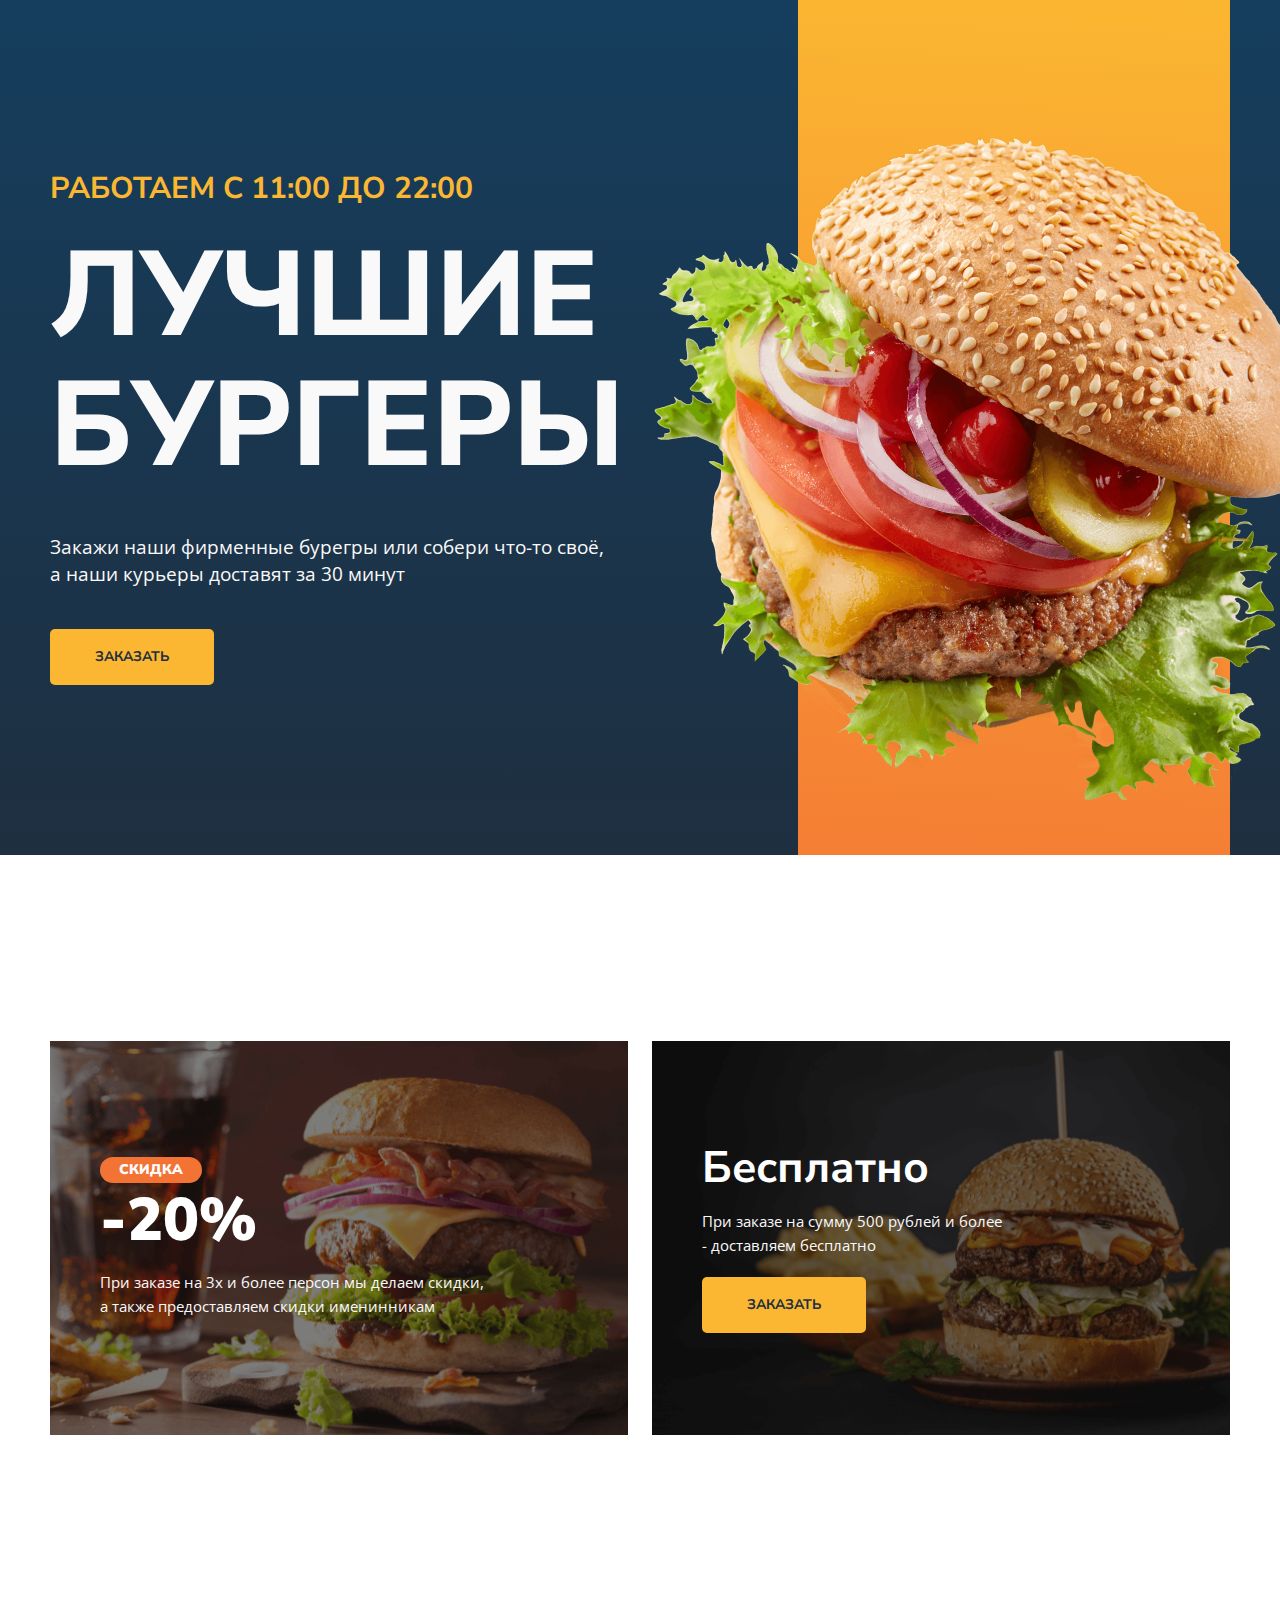
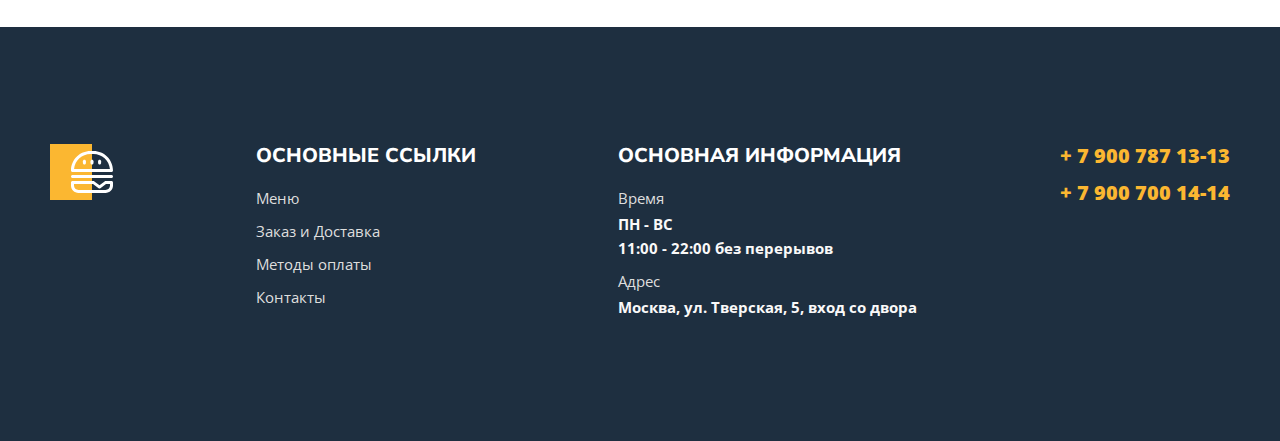
<file: index.html>
<!DOCTYPE html>
<html lang="ru">

<head>
  <meta charset="UTF-8">
  <meta http-equiv="X-UA-Compatible" content="IE=edge">
  <meta name="viewport" content="width=device-width, initial-scale=1.0">
  <link rel="icon" type="image/png" href="images/icon.png" sizes="32x32">
  <title>Burgers</title>

  <link rel="preconnect" href="https://fonts.googleapis.com">
  <link rel="preconnect" href="https://fonts.gstatic.com" crossorigin>
  <link
    href="https://fonts.googleapis.com/css2?family=Nunito+Sans:ital,wght@0,600;0,700;0,800;1,900&family=Open+Sans:wght@400;600;700&display=swap"
    rel="stylesheet">

  <link rel="stylesheet" href="styles/normalize.css">
  <link rel="stylesheet" href="styles/main.css">
</head>

<body>
  <!-- 
    https://illicchpv.github.io/Module01-Burger/index.html
  -->
  <div class="main">
    <div class="wrapper">
      <div class="content">
        <h1 class="content-title">
          <span>работаем с 11:00 до 22:00</span>
          лучшие бургеры
        </h1>
        <p class="content-text">Закажи наши фирменные бурегры или собери что-то своё, а&nbsp;наши курьеры доставят за&nbsp;30&nbsp;минут</p>
        <a class="content-link" href="menu.html">заказать</a>
      </div>
      <div class="visual">
        <div class="visual-bg"></div>
        <img src="images/burger.png" alt="Burger">
      </div>
    </div>
  </div>
  <div class="promo">
    <div class="wrapper">
      <div class="promo-left">
        <p class="sale">Скидка</p>
        <p class="cost">-20%</p>
        <p class="promo-description">При заказе на 3х и более персон мы делаем скидки, а также предоставляем скидки
          именинникам</p>
      </div>
      <div class="promo-right">
        <p class="free">Бесплатно</p>
        <p class="promo-description">При заказе на сумму 500 рублей и более - доставляем бесплатно</p>
        <a href="menu.html">заказать</a>
      </div>
    </div>
  </div>
  <!--  -->
  <footer class="footer" style="-display: none;">
    <div class="container">
      <div class="footer-box">

        <div class="footer-item">
          <img class="footer-logo" src="images/footer-logo.svg" alt="logo">
        </div>
        <div class="footer-item">
          <h2>основные ссылки</h2>
          <ul class="footer-list">
            <li><a href="menu.html">Меню</a></li>
            <li><a href="#">Заказ и Доставка</a></li>
            <li><a href="#">Методы оплаты</a></li>
            <li><a href="#">Контакты</a></li>
          </ul>
        </div>
        <div class="footer-item">
          <h2> основная информация</h2>
          <ul class="footer-list">
            <li>
              <span>Время</span>
              ПН - ВС<br>
              11:00 - 22:00 без перерывов
            </li>
            <li>
              <span>Адрес</span>
              Москва, ул. Тверская, 5, вход со двора
            </li>
          </ul>
        </div>
        <div class="footer-tel">
          <ul class="footer-list footer-list-tel">
            <li><a href="tel:+79007871313">+ 7 900 787 13-13</a></li>
            <li><a href="tel:+79007001414">+ 7 900 700 14-14</a></li>
          </ul>
        </div>
      </div>
    </div>
  </footer>
</body>

</html>
</file>
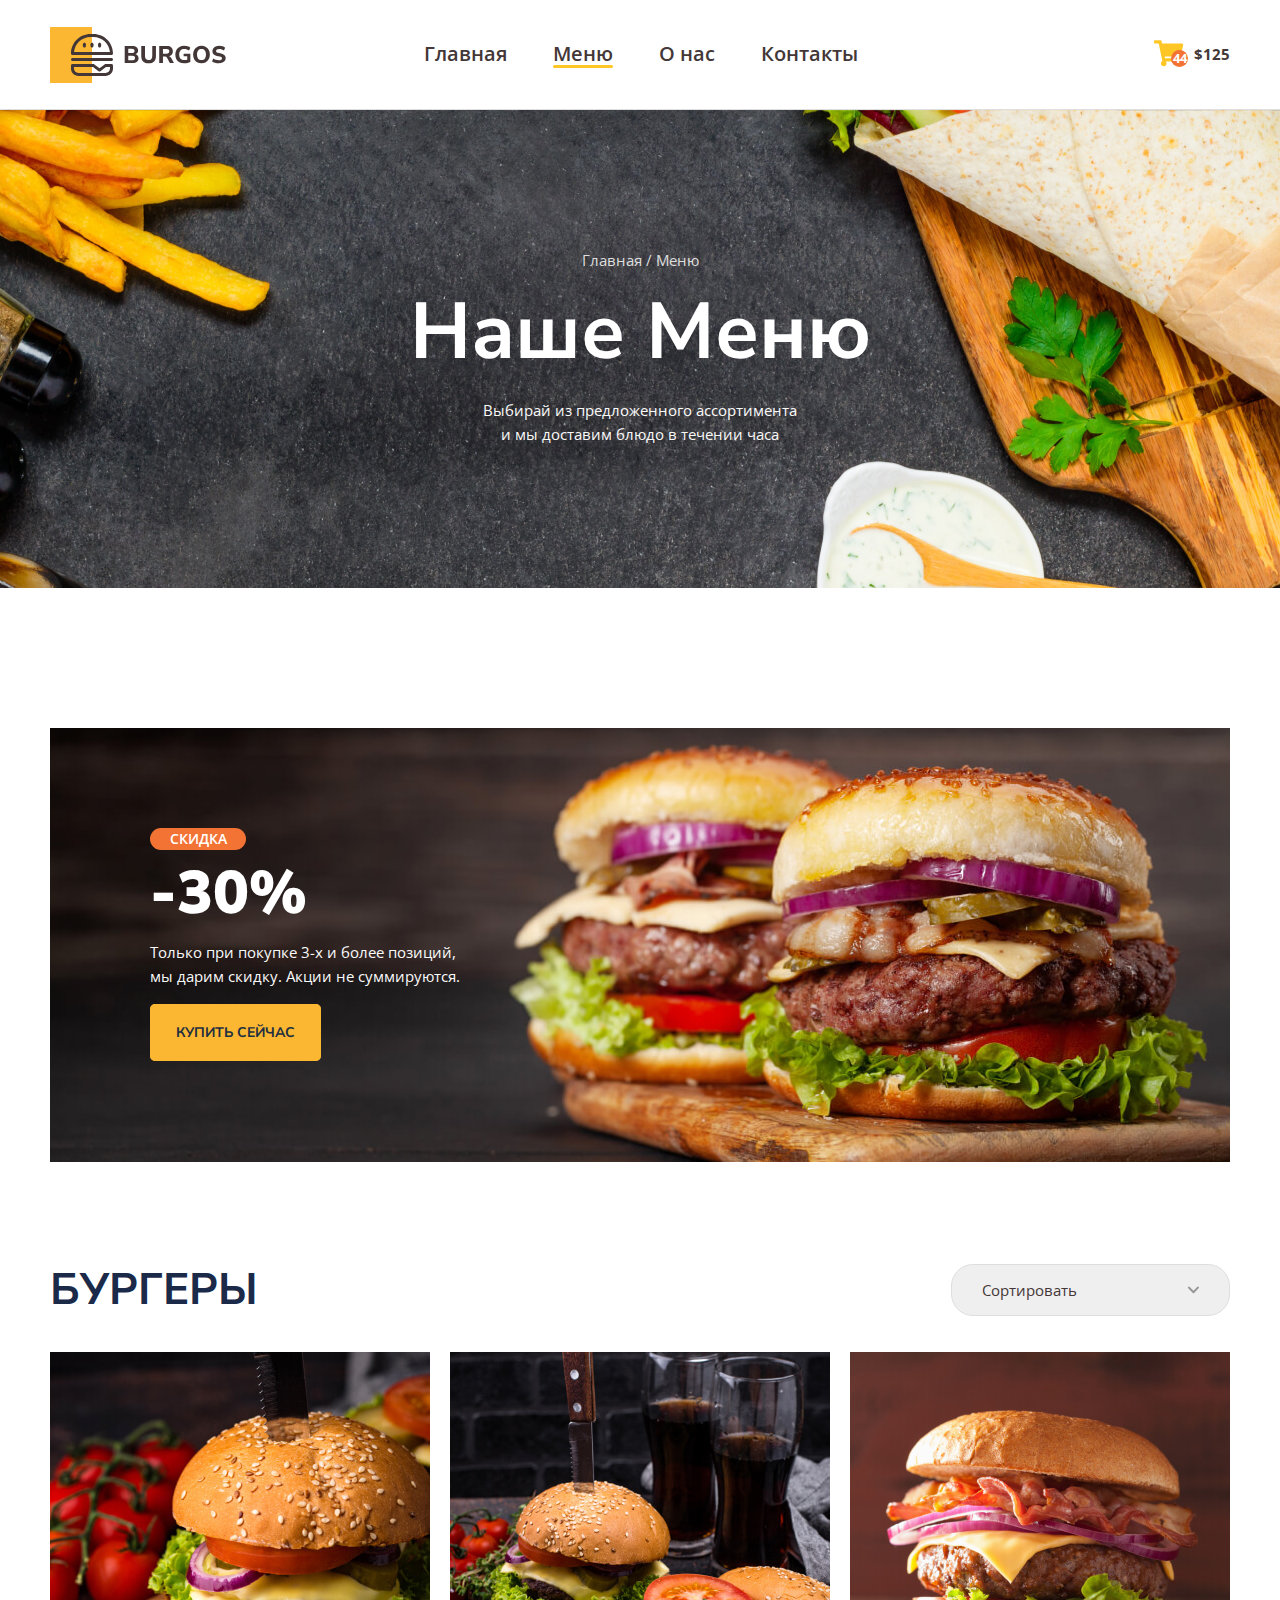
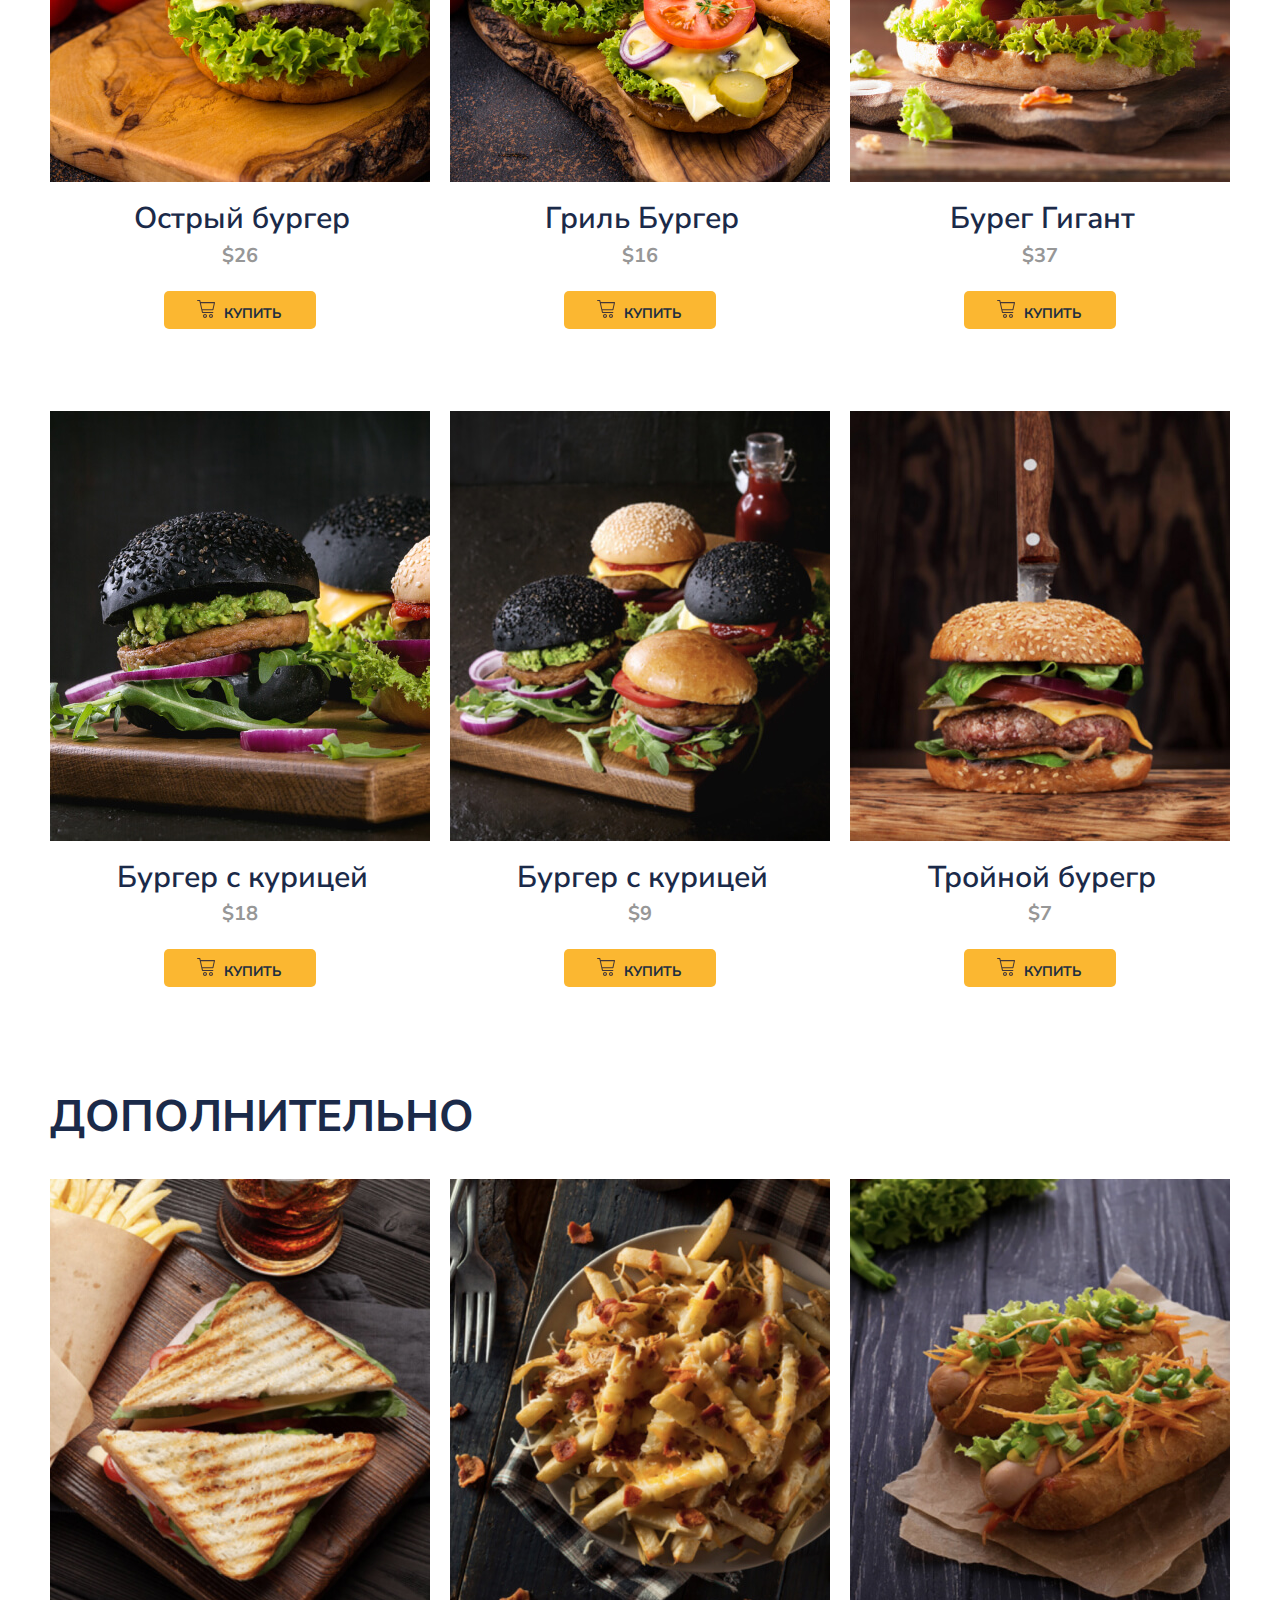
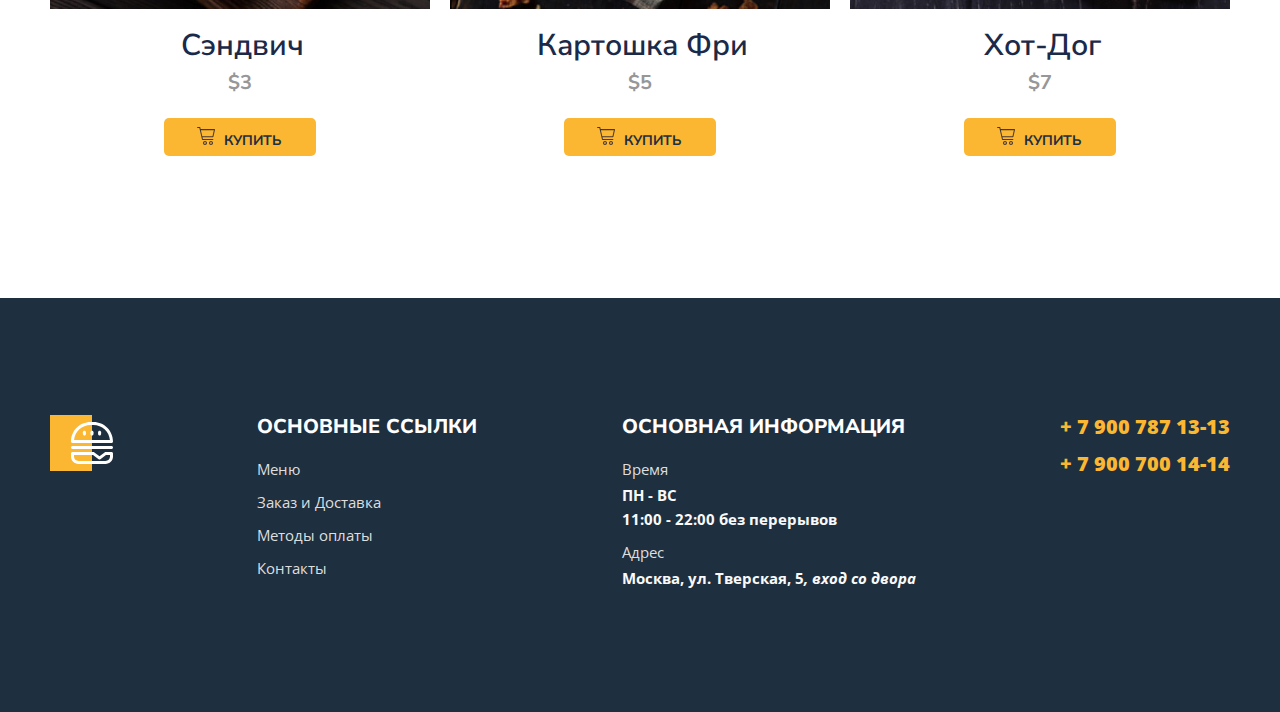
<file: menu.html>
<!DOCTYPE html>
<html lang="ru">

<head>
  <meta charset="UTF-8">
  <meta http-equiv="X-UA-Compatible" content="IE=edge">
  <meta name="viewport" content="width=device-width, initial-scale=1.0">
  
  <!-- favicon  -->
  <link rel="apple-touch-icon" sizes="192x192" href="images/favicon/android-chrome-192x192.png">
  <link rel="apple-touch-icon" sizes="512x512" href="images/favicon/android-chrome-512x512.png">
  <link rel="apple-touch-icon" sizes="180x180" href="images/favicon/apple-touch-icon.png">
  
  <link rel="icon" type="image/x-icon" href="images/favicon/favicon.ico">
  
  <link rel="icon" type="image/png" sizes="16x16" href="images/favicon/favicon-16x16.png">
  <link rel="icon" type="image/png" sizes="32x32" href="images/favicon/favicon-32x32.png">
  <link rel="icon" type="image/png" sizes="150x150" href="images/favicon/mstile-150x150.png">
   
  <link rel="mask-icon" color="#5bbad5" href="images/favicon/safari-pinned-tab.svg">
  
  <meta name="msapplication-TileColor" content="#da532c">
  <meta name="theme-color" content="#ffffff">
  <!-- /favicon  -->

  <title>burgers</title>

  <!-- google fonts
Nunito Sans SemiBold
Nunito Sans Bold
Nunito Sans ExtraBold
Nunito Sans Black

Open Sans Regular
Open Sans SemiBold
Open Sans Bold

Lato Bold
  -->
  <link rel="preconnect" href="https://fonts.googleapis.com">
  <link rel="preconnect" href="https://fonts.gstatic.com" crossorigin>
  <link
    href="https://fonts.googleapis.com/css2?family=Nunito+Sans:ital,wght@0,600;0,700;0,800;1,900&family=Open+Sans:wght@400;600;700&display=swap"
    rel="stylesheet">

  <link rel="stylesheet" href="styles/normalize.css">
  <link rel="stylesheet" href="styles/main.css">

  <!-- <script>
    // UN_REGISTER SERVICE WORKERs
    navigator.serviceWorker.getRegistrations().then(function (registrations) {
      for (let registration of registrations) {
        registration.unregister();
      }
    });
  </script> -->
  <!--  так и не удалось добиться smooth scroll. только изменением настроек хрома  chrome://flags/#smooth-scrolling
  <style>
    /* html { scroll-behavior: smooth; -webkit-scroll-behavior: smooth } */
    /* *, html {
  
      scroll-behavior: smooth !important;
    } */
    /* html, body { 
      scroll-behavior: smooth
    } */
    /* html:focus-within {
      scroll-behavior: smooth;
    }     */
  </style> -->
</head>

<body>
  <!-- 
    https://illicchpv.github.io/Module01-Burger/menu.html

    https://annblok.github.io/Module01-Burger/menu.html
  -->

  <header id="headerTop" style="-display: none;">
    <div class="container">
      <div class="header">
        <div class="header-burger">
          <button class="burger"  onclick="openModal()"></button>
        </div>
        <div class="header-item">
          <a class="header-logo" href="index.html"></a>
          <nav>
            <ul class="header-nav">
              <li><a href="index.html">Главная</a></li>
              <li><a class="active" href="#">Меню</a></li>
              <li><a href="#">О&nbsp;нас</a></li>
              <li><a href="#">Контакты</a></li>
            </ul>
          </nav>
        </div>
        <button class="button" type="button">
          <span class="button-item">
            <img src="images/cart.svg" alt="корзина">
            <span class="button-count">44</span>
            <!-- другой вариант расположения button-count
            <div class="circle">
              <div class="button-count">5</div>
            </div> -->
          </span>
          <span class="button-text">$125</span>
        </button>
      </div>
    </div>
  </header>
  <div class="bg" style="-display: none;">
    <div class="container">
      <ul class="breadcrumbs">
        <li><a href="index.html">Главная</a></li>
        <li><a href="#">Меню</a></li>
      </ul>
      <h1 class="title">Наше Меню</h1>
      <p class="description">
        Выбирай из предложенного ассортимента и мы доставим блюдо в течении часа
      </p>
    </div>
  </div>
  <main style="-display: none;">
    <div class="banner" style="-display: none;">
      <div class="container">
        <div class="banner-box">
          <h2 class="banner-title">
            <span>
              скидка
            </span>
            -30%
          </h2>
          <p class="banner-text">
            Только при покупке 3-х и&nbsp;более позиций, мы&nbsp;дарим скидку. Акции не&nbsp;суммируются.
          </p>
          <a class="banner-link" href="#menuBurger">купить сейчас</a>
        </div>
      </div>
    </div>
    <!--  -->
    <section class="menu" id="menuBurger" style="-display: none;">
      <div class="container">
        <div class="menu-header">
          <h2 class="menu-title">бургеры</h2>
          <select class="menu-select">
            <option value="">Сортировать</option>
            <option value="up">По возрастанию</option>
            <option value="down">По убыванию</option>
          </select>
        </div>
        <!--  -->
        <div class="menu-grid">
          <div class="menu-grid-item">
            <!-- 01 -->
            <div class="menu-grid-cover">
              <img src="images/menu/01.jpg" alt="Острый бургер">
            </div>
            <p class="menu-grid-title">Острый бургер</p>
            <p class="menu-grid-price">$26</p>
            <button class="menu-grid-btn">
              <span class="menu-grid-icon"></span>
              <span class="menu-grid-text">купить</span>
            </button>
          </div>
          <div class="menu-grid-item">
            <!-- 02 -->
            <div class="menu-grid-cover">
              <img src="images/menu/02.jpg" alt="Гриль Бургер">
            </div>
            <p class="menu-grid-title">Гриль Бургер</p>
            <p class="menu-grid-price">$16</p>
            <button class="menu-grid-btn">
              <span class="menu-grid-icon"></span>
              <span class="menu-grid-text">купить</span>
            </button>
          </div>
          <div class="menu-grid-item">
            <!-- 03 -->
            <div class="menu-grid-cover">
              <img src="images/menu/03.jpg" alt="Бурег Гигант">
            </div>
            <p class="menu-grid-title">Бурег Гигант</p>
            <p class="menu-grid-price">$37</p>
            <button class="menu-grid-btn">
              <span class="menu-grid-icon"></span>
              <span class="menu-grid-text">купить</span>
            </button>
          </div>
          <!-- ============ -->
          <div class="menu-grid-item">
            <!-- 04 -->
            <div class="menu-grid-cover">
              <img src="images/menu/04.jpg" alt="Бургер с курицей">
            </div>
            <p class="menu-grid-title">Бургер с курицей</p>
            <p class="menu-grid-price">$18</p>
            <button class="menu-grid-btn">
              <span class="menu-grid-icon"></span>
              <span class="menu-grid-text">купить</span>
            </button>
          </div>
          <div class="menu-grid-item">
            <!-- 05 -->
            <div class="menu-grid-cover">
              <img src="images/menu/05.jpg" alt="Бургер с курицей">
            </div>
            <p class="menu-grid-title">Бургер с курицей</p>
            <p class="menu-grid-price">$9</p>
            <button class="menu-grid-btn">
              <span class="menu-grid-icon"></span>
              <span class="menu-grid-text">купить</span>
            </button>
          </div>
          <div class="menu-grid-item">
            <!-- 06 -->
            <div class="menu-grid-cover">
              <img src="images/menu/06.jpg" alt="Тройной бурегр">
            </div>
            <p class="menu-grid-title">Тройной бурегр</p>
            <p class="menu-grid-price">$7</p>
            <button class="menu-grid-btn">
              <span class="menu-grid-icon"></span>
              <span class="menu-grid-text">купить</span>
            </button>
          </div>
        </div>
      </div>
    </section>
    <!-- extend -->
    <section class="menu-extend" style="-display: none;">
      <div class="container">
        <div class="menu-header">
          <h2 class="menu-title">дополнительно</h2>
        </div>
        <!--  -->
        <div class="menu-extend-container">
          <div class="menu-grid menu-grid-extend">
            <div class="menu-grid-item">
              <!-- 01 -->
              <div class="menu-grid-cover">
                <img src="images/menu/ex01.jpg" alt="Сэндвич">
              </div>
              <p class="menu-grid-title">Сэндвич</p>
              <p class="menu-grid-price">$3</p>
              <button class="menu-grid-btn">
                <span class="menu-grid-icon"></span>
                <span class="menu-grid-text">купить</span>
              </button>
            </div>
            <div class="menu-grid-item">
              <!-- 02 -->
              <div class="menu-grid-cover">
                <img src="images/menu/ex02.jpg" alt="Картошка Фри">
              </div>
              <p class="menu-grid-title">Картошка Фри</p>
              <p class="menu-grid-price">$5</p>
              <button class="menu-grid-btn">
                <span class="menu-grid-icon"></span>
                <span class="menu-grid-text">купить</span>
              </button>
            </div>
            <div class="menu-grid-item">
              <!-- 03 -->
              <div class="menu-grid-cover">
                <img src="images/menu/ex03.jpg" alt="Хот-Дог">
              </div>
              <p class="menu-grid-title">Хот-Дог</p>
              <p class="menu-grid-price">$7</p>
              <button class="menu-grid-btn">
                <span class="menu-grid-icon"></span>
                <span class="menu-grid-text">купить</span>
              </button>
            </div>
          </div>
        </div>
      </div>
    </section>
  </main>
  <!--  -->
  <footer class="footer" style="-display: none;">
    <div class="container">
      <div class="footer-box">

        <div class="footer-item footer-item-mobile">
          <img class="footer-logo" src="images/footer-logo.svg" alt="logo">
<!-- копия списка телефонов для СОВСЕМ мелких экранов -->          
          <ul class="footer-list footer-list-tel footer-list-tel0">
            <li><a href="tel:+79007871313">+ 7 900 787 13-13</a></li>
            <li><a href="tel:+79007001414">+ 7 900 700 14-14</a></li>
          </ul>

        </div>
        <div class="footer-item">
          <h2>основные ссылки</h2>
          <ul class="footer-list">
            <li><a href="menu.html">Меню</a></li>
            <li><a href="#">Заказ и Доставка</a></li>
            <li><a href="#">Методы оплаты</a></li>
            <li><a href="#">Контакты</a></li>
          </ul>
<!-- копия списка телефонов для мелких экранов -->
          <ul class="footer-list footer-list-tel footer-list-tel1">
            <li><a href="tel:+79007871313">+ 7 900 787 13-13</a></li>
            <li><a href="tel:+79007001414">+ 7 900 700 14-14</a></li>
          </ul>

        </div>
        <div class="footer-item">
          <h2> основная информация</h2>
          <ul class="footer-list">
            <li>
              <span>Время</span>
              ПН - ВС<br>
              11:00 - 22:00 без перерывов
            </li>
            <li>
              <span>Адрес</span>
              Москва, ул. Тверская, 5<i class="footer-list__ext">, вход со двора</i>
            </li>
          </ul>
        </div>
        <div class="footer-tel">
          <ul class="footer-list footer-list-tel">
            <li><a href="tel:+79007871313">+ 7 900 787 13-13</a></li>
            <li><a href="tel:+79007001414">+ 7 900 700 14-14</a></li>
          </ul>
        </div>
      </div>
    </div>
  </footer>

  <a class="button-up hidden" id="btnUp" href="#headerTop">Наверх</a>

  <div class="modal" id="modal">
    <ul class="header-nav">
      <li><a href="index.html">Главная</a></li>
      <li><a class="active" href="#">Меню</a></li>
      <li><a href="#">О&nbsp;нас</a></li>
      <li><a href="#">Контакты</a></li>
    </ul>
    <button class="burger-close" onclick="closeModal()"></button>
  </div>

  <script>
    // для хрома приходится менять сетинги --  chrome://flags/#smooth-scrolling
    // Smooth Scroll
    const links = document.querySelectorAll(".banner-link");

    for (const link of links) {
      link.addEventListener("click", clickHandler);
    }

    function clickHandler(e) {
      e.preventDefault();
      const href = this.getAttribute("href"); //  "#menuBurger"; //

      document.querySelector(href).scrollIntoView({
        behavior: "smooth"
      });
    }

    // Button Up
    window.onscroll = function () { scrollFunction() };

    const upbuttons = document.querySelectorAll(".button-up");

    for (const upbutton of upbuttons) {
      upbutton.addEventListener("click", clickUpHandler);
    }

    function clickUpHandler(e) {
      e.preventDefault();
      const href = this.getAttribute("href"); // #headerTop

      document.querySelector(href).scrollIntoView({
        behavior: "smooth"
      });
    }

    function scrollFunction() {
      if (document.body.scrollTop > 1000 || document.documentElement.scrollTop > 1000) {
        document.getElementById('btnUp').className = 'button-up visible';
      } else {
        document.getElementById('btnUp').className = 'button-up hidden';
      }
    }

    // burger modal menu
    function openModal() {
      document.getElementById("modal").style.top = "0px";
    }
    function closeModal() {
      document.getElementById("modal").style.top = "-400px";
    }
  </script>
</body>

</html>
</file>
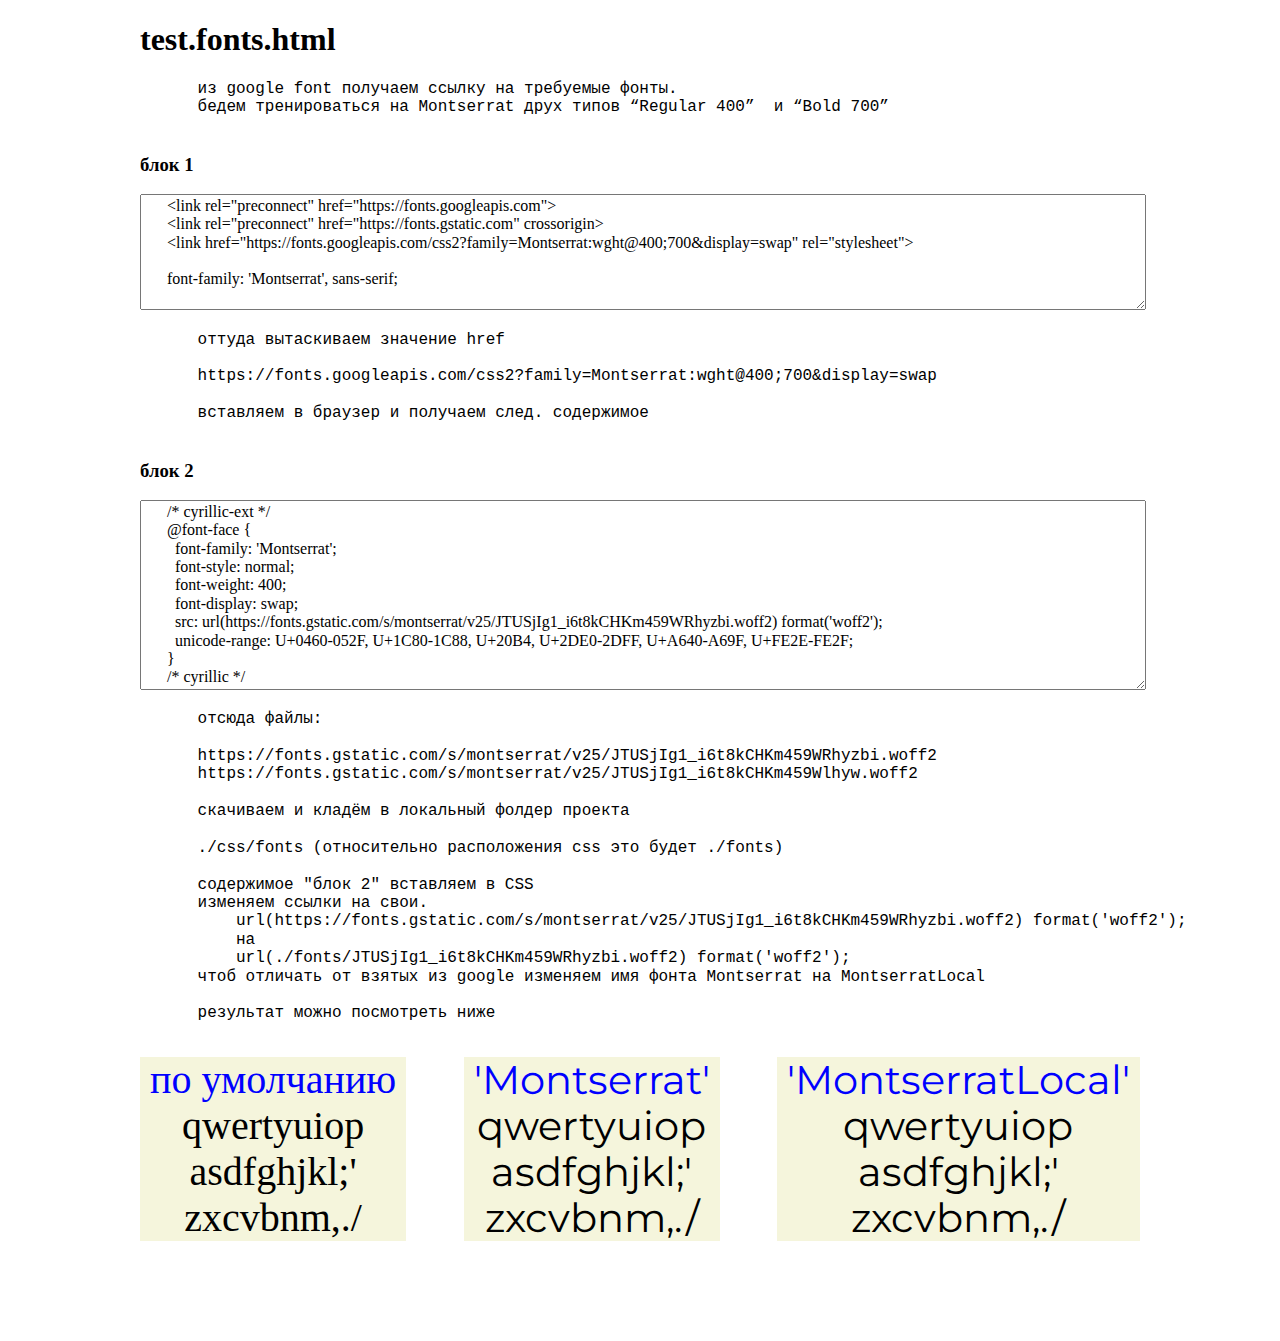
<file: test.fonts.html>
<!DOCTYPE html>
<html lang="en">

<head>
  <meta charset="UTF-8">
  <meta http-equiv="X-UA-Compatible" content="IE=edge">
  <meta name="viewport" content="width=device-width, initial-scale=1.0">
  <title>test.fonts</title>

  <link rel="preconnect" href="https://fonts.googleapis.com">
  <link rel="preconnect" href="https://fonts.gstatic.com" crossorigin>
  <link href="https://fonts.googleapis.com/css2?family=Montserrat:wght@400;700&display=swap" rel="stylesheet">  
  <!-- 
    font-family: 'Montserrat', sans-serif;    
   -->

  <link rel="stylesheet" href="styles/normalize.css">
  <link rel="stylesheet" href="styles/test.fonts.css">

</head>

<body>
  <!-- 
    https://illicchpv.github.io/Module01-Burger/test.fonts.html
  -->

  <div class="container">
    <h1>test.fonts.html</h1>

    <pre>
      из google font получаем ссылку на требуемые фонты.
      бедем тренироваться на Montserrat друх типов <q>Regular 400</q>  и <q>Bold 700</q> 
    </pre>
  
    <h3>блок 1</h3>
    <textarea name="" id="" rows="6">
      <link rel="preconnect" href="https://fonts.googleapis.com">
      <link rel="preconnect" href="https://fonts.gstatic.com" crossorigin>
      <link href="https://fonts.googleapis.com/css2?family=Montserrat:wght@400;700&display=swap" rel="stylesheet">

      font-family: 'Montserrat', sans-serif;
    </textarea>

    <pre>
      оттуда вытаскиваем значение href

      https://fonts.googleapis.com/css2?family=Montserrat:wght@400;700&display=swap

      вставляем в браузер и получаем след. содержимое
    </pre>
    <h3>блок 2</h3>
    <textarea name="" id="" rows="10">
      /* cyrillic-ext */
      @font-face {
        font-family: 'Montserrat';
        font-style: normal;
        font-weight: 400;
        font-display: swap;
        src: url(https://fonts.gstatic.com/s/montserrat/v25/JTUSjIg1_i6t8kCHKm459WRhyzbi.woff2) format('woff2');
        unicode-range: U+0460-052F, U+1C80-1C88, U+20B4, U+2DE0-2DFF, U+A640-A69F, U+FE2E-FE2F;
      }
      /* cyrillic */
      @font-face {
        font-family: 'Montserrat';
        font-style: normal;
        font-weight: 400;
        font-display: swap;
        src: url(https://fonts.gstatic.com/s/montserrat/v25/JTUSjIg1_i6t8kCHKm459W1hyzbi.woff2) format('woff2');
        unicode-range: U+0301, U+0400-045F, U+0490-0491, U+04B0-04B1, U+2116;
      }
      /* vietnamese */
      @font-face {
        font-family: 'Montserrat';
        font-style: normal;
        font-weight: 400;
        font-display: swap;
        src: url(https://fonts.gstatic.com/s/montserrat/v25/JTUSjIg1_i6t8kCHKm459WZhyzbi.woff2) format('woff2');
        unicode-range: U+0102-0103, U+0110-0111, U+0128-0129, U+0168-0169, U+01A0-01A1, U+01AF-01B0, U+1EA0-1EF9, U+20AB;
      }
      /* latin-ext */
      @font-face {
        font-family: 'Montserrat';
        font-style: normal;
        font-weight: 400;
        font-display: swap;
        src: url(https://fonts.gstatic.com/s/montserrat/v25/JTUSjIg1_i6t8kCHKm459Wdhyzbi.woff2) format('woff2');
        unicode-range: U+0100-024F, U+0259, U+1E00-1EFF, U+2020, U+20A0-20AB, U+20AD-20CF, U+2113, U+2C60-2C7F, U+A720-A7FF;
      }
      /* latin */
      @font-face {
        font-family: 'Montserrat';
        font-style: normal;
        font-weight: 400;
        font-display: swap;
        src: url(https://fonts.gstatic.com/s/montserrat/v25/JTUSjIg1_i6t8kCHKm459Wlhyw.woff2) format('woff2');
        unicode-range: U+0000-00FF, U+0131, U+0152-0153, U+02BB-02BC, U+02C6, U+02DA, U+02DC, U+2000-206F, U+2074, U+20AC, U+2122, U+2191, U+2193, U+2212, U+2215, U+FEFF, U+FFFD;
      }
      /* cyrillic-ext */
      @font-face {
        font-family: 'Montserrat';
        font-style: normal;
        font-weight: 700;
        font-display: swap;
        src: url(https://fonts.gstatic.com/s/montserrat/v25/JTUSjIg1_i6t8kCHKm459WRhyzbi.woff2) format('woff2');
        unicode-range: U+0460-052F, U+1C80-1C88, U+20B4, U+2DE0-2DFF, U+A640-A69F, U+FE2E-FE2F;
      }
      /* cyrillic */
      @font-face {
        font-family: 'Montserrat';
        font-style: normal;
        font-weight: 700;
        font-display: swap;
        src: url(https://fonts.gstatic.com/s/montserrat/v25/JTUSjIg1_i6t8kCHKm459W1hyzbi.woff2) format('woff2');
        unicode-range: U+0301, U+0400-045F, U+0490-0491, U+04B0-04B1, U+2116;
      }
      /* vietnamese */
      @font-face {
        font-family: 'Montserrat';
        font-style: normal;
        font-weight: 700;
        font-display: swap;
        src: url(https://fonts.gstatic.com/s/montserrat/v25/JTUSjIg1_i6t8kCHKm459WZhyzbi.woff2) format('woff2');
        unicode-range: U+0102-0103, U+0110-0111, U+0128-0129, U+0168-0169, U+01A0-01A1, U+01AF-01B0, U+1EA0-1EF9, U+20AB;
      }
      /* latin-ext */
      @font-face {
        font-family: 'Montserrat';
        font-style: normal;
        font-weight: 700;
        font-display: swap;
        src: url(https://fonts.gstatic.com/s/montserrat/v25/JTUSjIg1_i6t8kCHKm459Wdhyzbi.woff2) format('woff2');
        unicode-range: U+0100-024F, U+0259, U+1E00-1EFF, U+2020, U+20A0-20AB, U+20AD-20CF, U+2113, U+2C60-2C7F, U+A720-A7FF;
      }
      /* latin */
      @font-face {
        font-family: 'Montserrat';
        font-style: normal;
        font-weight: 700;
        font-display: swap;
        src: url(https://fonts.gstatic.com/s/montserrat/v25/JTUSjIg1_i6t8kCHKm459Wlhyw.woff2) format('woff2');
        unicode-range: U+0000-00FF, U+0131, U+0152-0153, U+02BB-02BC, U+02C6, U+02DA, U+02DC, U+2000-206F, U+2074, U+20AC, U+2122, U+2191, U+2193, U+2212, U+2215, U+FEFF, U+FFFD;
      }
      
    </textarea>
    <pre>
      отсюда файлы:

      https://fonts.gstatic.com/s/montserrat/v25/JTUSjIg1_i6t8kCHKm459WRhyzbi.woff2
      https://fonts.gstatic.com/s/montserrat/v25/JTUSjIg1_i6t8kCHKm459Wlhyw.woff2
    
      скачиваем и кладём в локальный фолдер проекта
      
      ./css/fonts (относительно расположения css это будет ./fonts)
      
      содержимое "блок 2" вставляем в CSS
      изменяем ссылки на свои. 
          url(https://fonts.gstatic.com/s/montserrat/v25/JTUSjIg1_i6t8kCHKm459WRhyzbi.woff2) format('woff2');
          на
          url(./fonts/JTUSjIg1_i6t8kCHKm459WRhyzbi.woff2) format('woff2');
      чтоб отличать от взятых из google изменяем имя фонта Montserrat на MontserratLocal

      результат можно посмотреть ниже
    </pre>

    <div class="font-sample">
      <div class="sample-item font-default">
        <span>по&nbsp;умолчанию</span><br>
        qwertyuiop <br>
        asdfghjkl;' <br>
        zxcvbnm,./</div>
      <div class="sample-item font-google">
        <span>'Montserrat'</span><br>
        qwertyuiop <br>
        asdfghjkl;' <br>
        zxcvbnm,./</div>
      <div class="sample-item font-local">
        <span>'MontserratLocal'</span><br>
        qwertyuiop <br>
        asdfghjkl;' <br>
        zxcvbnm,./</div>
    </div>

  </div>
    
</body>

</html>
</file>
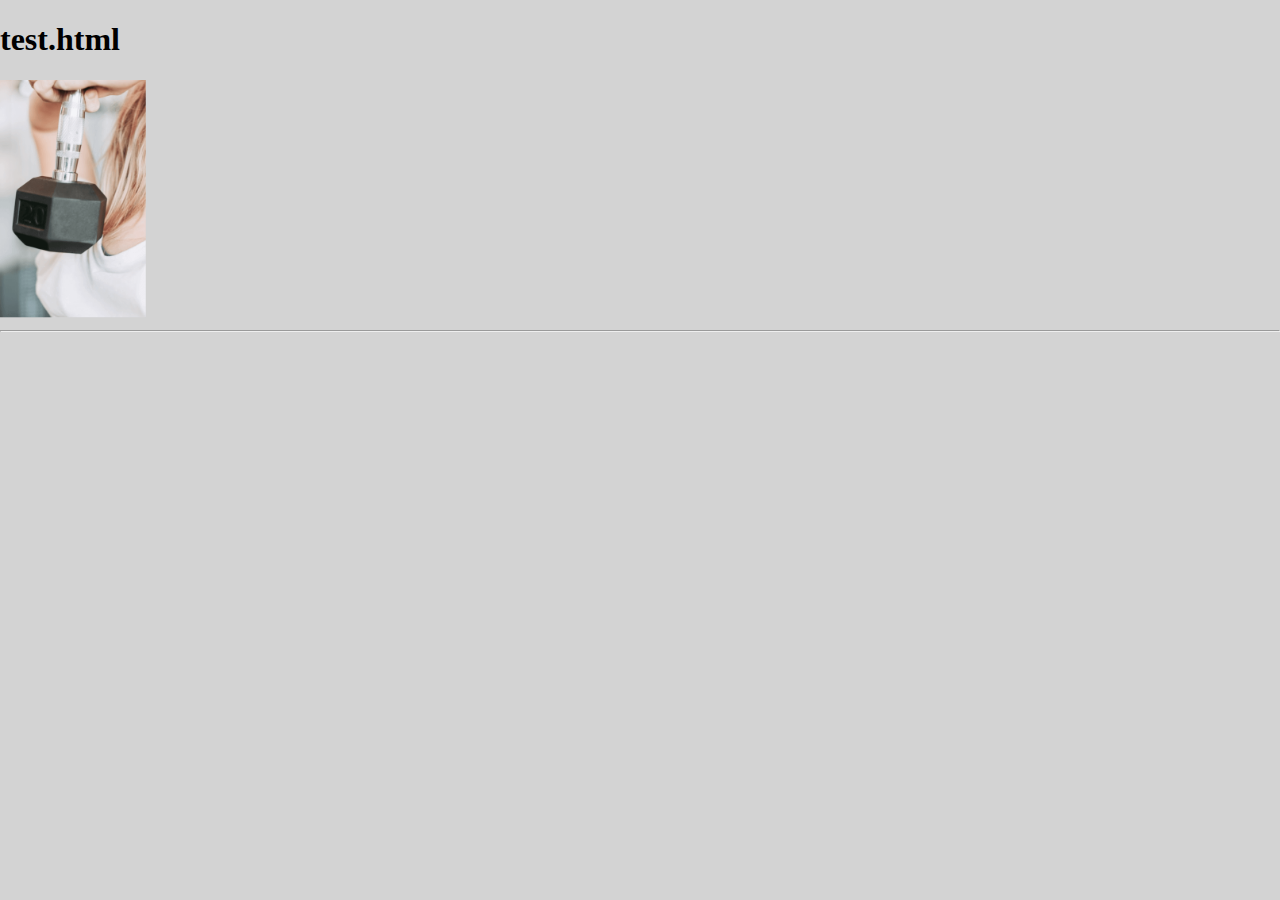
<file: test.html>
<!DOCTYPE html>
<html lang="en">

<head>
  <meta charset="UTF-8">
  <meta http-equiv="X-UA-Compatible" content="IE=edge">
  <meta name="viewport" content="width=device-width, initial-scale=1.0">
  <title>Document</title>

  <link rel="stylesheet" href="styles/normalize.css">
  <link rel="stylesheet" href="styles/test.css">

</head>

<body>
  <h1>test.html</h1>

  <div style="-display: none;" class="wraper" title="затемнение картинки">
    <style>
      .dark {
        display: inline-block;
        /* background-color: rgba(0, 0, 0, 0.5); */
        line-height: 0;
      }

      .img {
        display: inline-block;
        background: url("./images/maraphon.png");
        /* background: url("/java/ann.jpg"); */
        width: 146px;        height: 238px;
        /* width: 100px;        height: 147px; */

        background-size: cover;
        background-position: center;
        background-repeat: no-repeat;

      }

      .gradient {
        display: inline-block;
        background: linear-gradient( 0deg, rgba(230, 125, 6, 0.534) 0%, rgba(253, 249, 182, 0) 100% );
        /* background: linear-gradient(to bottom, transparent 60%, rgba(0, 0, 0, 0.75)); */
        width: 100%; height: 100%;
        /* width: 100px;        height: 147px; */
        opacity: 0;

        transition: all 1s;
      }

      /* img:hover, */
      .gradient:hover {
        opacity: .5;
      }
    </style>

<div class="img">
  <div class="gradient"></div>
</div>    

    <!-- <div class="dark"><img src="./images/maraphon.png" alt="maraphon" style="width: 150px;"></div> -->
    
    <hr>

<!-- 
  368 600 / 146 238
    <img src="./images/maraphon.png" alt="maraphon" style="width: 150px;"> 
  -->

    <!-- <img src="/java/ann.jpg" alt="">
    <div class="dark"><img src="/java/ann.jpg" alt=""></div>
    <div class="img">
      <div class="gradient"></div>
    </div> -->

  </div>

  <!--  -->
  <div style="display: none;" class="wraper" title="image resize & reposition">
    <style>
      /*      
      :root {
        --ds: (_SRT_ - _END_);      // _SRT_ начальный размер экрана _END_ конечный
        --cs: (100vw - _END_px);    // 100vw текущий размер экрана _END_px конечный
        --ky: (_TOPend_ - _TOPsrt_)/var(--ds); // коеффициент для Y
        --kx: (_LFTend_ - _LFTsrt_)/var(--ds); // коеффициент для X
      }
      .img1 {
        top:  calc(_TOPsrt_px + var(--ky)*var(--cs));
        left: calc(_LFTsrt_px + var(--kx)*var(--cs));
      }
*/

      :root {
        --bg-color2: white;

        --ds: (1000 - 500);
        --cs: (100vw - 500px);

        --ky: (30 - (130))/var(--ds);
        --kx: (370 - (70))/var(--ds);

        --ks: (120 - 30)/var(--ds);
      }

      /* 
      :root {
        --ds: (1000 - 500);           // 1000 начальный размер экрана 500 конечный
        --cs: (100vw - 500px);        // 100vw текущий размер экрана 500px конечный
        --ky: (30 - (130))/var(--ds); // коеффициент для Y 30 начальный top 130 конечный
        --kx: (370 - (70))/var(--ds); // коеффициент для X 370 начальный left 70 конечный
        --ks: (120 - 30)/var(--ds);   // коеффициент для размера 120 начальный width 30 конечный
      } */
      .img1 {
        position: absolute;

        top: calc(130px + var(--ky)*var(--cs));
        left: calc(70px + var(--kx)*var(--cs));

        width: calc(30px + var(--ks)*var(--cs));
      }

      .img2 {
        position: absolute;
        width: 30px;
        top: 130px;
        left: 70px;
      }

      /* 
      :root {
        --ds: (1550 - 1200);
        --cs: (100vw - 1200px);
        --ky: (-12 - (-48))/var(--ds);
        --kx: (328 - (147))/var(--ds);
      }
      .img1 {
        top: calc(-12px + var(--ky)*var(--cs));
        left: calc(328px + var(--kx)*var(--cs));
      }  
      */

      .img-wraper {
        max-width: 1000px;
        height: 80vh;
        background-color: var(--bg-color2);
        line-height: 1;
      }
    </style>
    <div class="img-wraper">
      <img class="img1" src="images/close.svg" alt="">
      <img class="img2" src="images/close.svg" alt="">
    </div>
  </div>
  <!--  -->
  <div style="display: none;" class="wraper" title="font resize">
    <style>
      /* 
ss1 - максимальный размер экрана = 1000px
ss2 - минимальный размер экрана = 500px
fs1 - размер фонта при экране 1000px = 100px
fs3 - размер фонта при экране 500px = 30px
k = (fs1 - fs2)/(ss1 - ss2) == 0.14 // вычисляется 

текущий размер фонта = fs3 + k * (100vw - ss2)
                                  100vw - текущий размер экрана
*/
      :root {
        --bg-color1: lightskyblue;
        --k: (100 - 30)/(1000 - 500);
        /* = 0.14 */
      }

      .text-wraper {
        max-width: 1000px;
        height: 100%;
        background-color: var(--bg-color1);
        line-height: 1;
      }

      .text1 {
        font-size: calc(30px + var(--k)*(100vw - 500px));
        background-color: white;
        display: inline-block;
      }

      .text2 {
        font-size: 30px;
        background-color: white;
        display: inline-block;
      }
    </style>
    <div class="container">
      <div class="text-wraper">
        <div>
          <span class="text1">Abc</span>
        </div>
        <div>
          <span class="text2">Abc</span>
        </div>
      </div>
    </div>
  </div>
  <!--  -->
  <div style="display: none;" class="wraper" title="box-sizing">
    <div class="container">
      <div class="block1">
        <div class="inner">border-box</div>
      </div>
      <div class="block2">
        <div class="inner">content-box</div>
      </div>
    </div>
  </div>
</body>

</html>
</file>
<file: styles/main.css>
body {
  font-family: 'Nunito Sans', sans-serif;
  /* font-family: 'Open Sans', sans-serif; */
  /* font-family: 'Lato', sans-serif; */
}

header {
  border-bottom: 1px solid #DEDEDE;
}

.container {
  max-width: 1180px;
  margin: 0 auto;
  padding-left: 15px;
  padding-right: 15px;
}

.header {
  font-family: 'Open Sans', sans-serif;
  display: flex;
  align-items: center;
  justify-content: space-between;
  padding-top: 26px;
  padding-bottom: 25px;
}

.header-item{
  display: flex;
  align-items: center;
  justify-content: space-between;
  flex-basis: 68.5%;
}

.header-logo {
  display: block;
  background-image: url(../images/logo.svg);
  width: 176px;
  height: 56px;
  background-repeat: no-repeat;
  background-size: cover;
}

.header-nav {
  display: flex;
  list-style-type: none;
  /* padding-left: 0; */
  gap: 46px;
}

.header-nav a {
  font-weight: 600;
  font-size: 20px;
  /* line-height: 24px; устраняется в normalize */
  color: #443737;
  text-decoration: none;

  transition: color 300ms;
  transition-timing-function: ease-out;
}

.header-nav a:hover {
  color: #FFC725;
}

.header-nav a::after {
  content: '';
  width: 100%;
  height: 3px;
  border-radius: 1.5px;
  background-color: transparent;
  display: block;
}

.header-nav a.active::after {
  background-color: #FFC725;
}

/*  */
.button {
  display: flex;
  align-items: center;
  background-color: transparent;
  border: none;
  padding: 0;
  gap: 10px;
  cursor: pointer;
}

.button-item {
  position: relative;
  /* width: 168px; */
  text-align: right;
}

/*  */

/* основной вариант расположения button-count */
.button-count {
  font-weight: 700;
  font-size: 13px;
  color: #FFFFFF;
  background: #F37335;
  border-radius: 50%;
  position: absolute;
  height: 17px;
  width: 17px;
  text-align: center;
  line-height: 1.3;
  bottom: 3px;
  right: -4px;
}

/* другой вариант расположения button-count
.circle {
  background: #F37335;
  border-radius: 50%;
  width: 17px;
  height: 17px;

  position: absolute;
  bottom: 3px;
  right: -4px;

  display: flex;
  justify-content: center;
  align-items: center;
}

.button-count {
  font-weight: 700;
  font-size: 13px;
  color: #FFFFFF;
} 
*/

.button-text {
  font-weight: 700;
  font-size: 15px;
  color: #443737;
}

/*  */
.bg {
  text-align: center;
  color: #fff;
  background-image: url(../images/bg.jpg);
  background-size: cover;
  background-position: center center;
  padding: 142px 0;
  margin-bottom: 140px;
}

.breadcrumbs {
  padding-left: 0;
  margin-top: 0;
  list-style-type: none;
  display: flex;
  justify-content: center;
  gap: 8px;
}

.breadcrumbs a {
  font-family: 'Open Sans', sans-serif;
  color: #DEDEDE;
  text-decoration: none;
  font-weight: 400;
  font-size: 15px;
  text-align: center;

  transition: color 300ms;
  transition-timing-function: ease-out;
}

.breadcrumbs a:hover {
  color: #FFC725;
}

.breadcrumbs a::before {
  content: '/';
  position: relative;
  left: -4px;
  pointer-events: none;

  color: #DEDEDE;
}

.breadcrumbs a:hover::before {
  color: #DEDEDE;
}

.breadcrumbs li:first-child a::before {
  display: none;
}

.title {
  font-weight: 700;
  font-size: 79px;
  margin-top: 17px;
  margin-bottom: 20px;
}

.description {
  color: #FAF9F9;
  font-family: 'Open Sans', sans-serif;
  font-weight: 400;
  font-size: 15px;
  line-height: 1.6;
  /* line-height: 24px; почему line-height: 1.5; а не line-height: 1.6; ??? */
  max-width: 320px;
  margin: 0 auto;
}

/*  */
.banner {
  color: #fff;
}

.banner-box {
  background-image: url(../images/banner.jpg);
  background-size: cover;
  background-position: 0 center;
  padding-top: 100px;
  padding-bottom: 120px;
  /* 100px не совпадает нижний край банера */
  padding-left: 100px;
  margin-bottom: 80px;
}

.banner-title {
  font-weight: 900;
  font-size: 60px;
  color: #FFFFFF;
  margin-top: 0;
  margin-bottom: 12px;
}

.banner-title span {
  display: block;
  font-family: 'Open Sans';
  font-weight: 600;
  font-size: 14px;
  line-height: 18px;
  text-transform: uppercase;
  text-align: center;
  background-color: #F37335;
  padding: 2px 0;
  margin-bottom: 9px;
  border-radius: 14px;
  max-width: 96px;
}

.banner-text {
  font-family: 'Open Sans';
  font-weight: 400;
  font-size: 15px;
  line-height: 1.6;
  color: #FAF9F9;
  max-width: 353px;
  margin-top: 0;
  margin-bottom: 35px;
}

.banner-link {
  text-decoration: none;
  background-color: #FBB731;
  border-radius: 5px;
  padding: 18px 25px;

  font-family: 'Nunito Sans', sans-serif;
  font-weight: 700;
  font-size: 14px;
  line-height: 18px;
  text-align: center;
  text-transform: uppercase;
  color: #1E2F40;
  border: 1px solid #FBB731;
  transition: color 300ms, background-color 300ms;
  transition-timing-function: ease-out;
}

.banner-link:hover{
  background-color: transparent;
  color: #FBB731;;
}

/*  */
.menu {
  padding-top: 20px;
}

.menu-header {
  display: flex;
  align-items: center;
  justify-content: space-between;
  margin-bottom: 34px;
}

.menu-title {
  /* font-family: 'Nunito Sans', sans-serif; */
  font-weight: 700;
  font-size: 44px;
  line-height: 56px;
  text-transform: uppercase;
  color: #1B2A49;

  margin: 0;
}

.menu-select {
  flex-basis: 279px;
  border: 1px solid #DEDEDE;
  border-radius: 22px;
  padding: 13px 30px;

  font-family: 'Open Sans';
  font-weight: 400;
  font-size: 15px;
  line-height: 24px;
  color: #443737;

  -webkit-appearance: none;
     -moz-appearance: none;
          appearance: none;
  background-image: url(../images/arrow.svg);
  background-repeat: no-repeat;
  background-size: 12.79px 7.75px;
  background-position: 89% center;
}

/*  */
.menu-grid {
  display: grid;
  grid-template-columns: repeat(3, 1fr);
  gap: 50px 20px;
}

.menu-grid-item {
  text-align: center;
  margin-bottom: 32px;
}

.menu-grid-cover {
  /* width: 100%; думаю можно не указывать т.к. пропорции не меняются а высота задана */
  width: 100%;
  height: 430px;
  position: relative;
  overflow: hidden;
}

.menu-grid-cover img {
  /* width: 100%; */
  position: absolute;
  left: 50%;
  top: 50%;
  transform: translate(-50%, -50%);
  -o-object-fit: cover;
     object-fit: cover;
  width: 100%;
  height: 430px;
}

.menu-grid-title {
  padding: 0;
  margin: 20px -4px 0 0;
  /* margin-top: 20px; */
  font-weight: 600;
  font-size: 30px;
  /* line-height: 38px; */
  /* identical to box height, or 127% */

  text-align: center;

  color: #1B2A49;

}

.menu-grid-price {
  margin-top: 7px;
  margin-left: 0px;
  margin-bottom: 24px;
  font-family: 'Nunito Sans', sans-serif;
  font-weight: 700;
  font-size: 20px;
  color: #979797;

}

.menu-grid-btn {
  width: 152px;
  height: 38px;
  margin-left: 0px;
  background-color: #FBB731;
  border-color: transparent;
  border-radius: 5px;
  padding-top: 4px;
  padding-left: 3px;
  transition: color 300ms, background-color 300ms;
  transition-timing-function: ease-out;
}

.menu-grid-btn:hover{
  cursor: pointer;
  background-color: #F37335;
}

.menu-grid-icon {
  display: inline-block;
  width: 18px;
  height: 18px;
  background-image: url(../images/cart_menu.svg);
}

.menu-grid-text {
  margin-left: 5px;
  display: inline-block;
  font-family: 'Nunito Sans', sans-serif;
  font-weight: 700;
  font-size: 14px;
  line-height: 18px;
  text-align: center;
  text-transform: uppercase;

  color: #1E2F40;
}

/*  */
.menu-extend {
  margin-top: 70px;
}

/*  */
.footer {
  background: #1E2F40;
  color: #fff;
  padding-top: 117px;
  padding-bottom: 106px;
  margin-top: 110px;
}

.footer-box {
  display: flex;
  justify-content: space-between;
}

.footer-logo {
  width: 63px;
  height: 56px;
}

.footer-item {
  flex: 0 0 auto;
}

.footer-item h2 {
  font-size: 20px;
  font-weight: 800;
  text-transform: uppercase;
  margin-bottom: 19px;
  margin-top: 0;
}

.footer-list li {
  margin-bottom: 9px;
  font-family: 'Open Sans', sans-serif;
  font-size: 15px;
  color: #FAF9F9;
  font-weight: 700;
  line-height: 24px;
}

.footer-list a {
  color: #DEDEDE;
  /* color: #FBB731; */
  text-decoration: none;
  font-weight: 400;
}

.footer-item span {
  color: #DEDEDE;
  display: block;
  font-weight: 400;
  margin-bottom: 2px;
}

.footer-list-tel{
  margin-top: 0;
}

.footer-list-tel li {
  margin-bottom: 12px;
}

.footer-list-tel a{
  font-size: 20px;
  font-weight: 900;
  color: #FBB731;
  /* color: #DEDEDE; */
}

.footer-list {
  padding-left: 0;
  list-style-type: none;
}

.button-up{
  background-color: #FBB731;
  font-weight: 700;
  font-size: 14px;
  text-transform: uppercase;
  color: #1E2F40;
  text-decoration: none;
  padding: 5px 20px;
  padding-top: 7px;
  border-radius: 5px;
  position: fixed;
  bottom: 20px;
  right: 20px;
  
  transition: color 300ms, background-color 300ms, opacity 1s;
  transition-timing-function: ease-out;

}
.button-up:hover{
  cursor: pointer;
  background-color: #F37335;
}
.button-up.hidden{
  opacity: 0;
}
.button-up.visible{
  opacity: 1;
}


/* ++++++++ styles Index ++++++++ */
.main {
  background: linear-gradient(180deg, #0C4C7B -100%, #1E2F40 100%);
}
.wrapper {
  max-width: 1180px;
  margin: 0 auto;
  display: flex;
  justify-content: space-between;
}
.content {
  color: #FAF9F9;
  flex: 0 0 580px;
  padding-top: 170px;
  padding-bottom: 170px;
}
.content-title {
  font-size: 120px;
  font-weight: 800;
  text-transform: uppercase;
  line-height: 130px;
  margin-bottom: 40px;
  margin-top: 0;
  margin-bottom: 43px;
}
.content-title span {
  color: #FBB731;
  font-size: 30px;
  font-weight: 700;
  line-height: 38px;
  display: block;
  margin-bottom: 23px;
}
.content-text {
  font-family: 'Open Sans', sans-serif;
  font-size: 19px;
  line-height: 1.4;
  margin-bottom: 42px;
}
.promo {
  margin-bottom: 146px;
}
.content-link,
.promo a {
  color: #1E2F40;
  background-color: #FBB731;
  border-radius: 5px;
  text-decoration: none;
  padding: 20px 45px;
  display: inline-block;
  text-transform: uppercase;
  font-size: 14px;
  font-weight: 700;
}
.visual {
  flex-grow: 1;
  display: flex;
  justify-content: flex-end;
  position: relative;
}
.visual-bg {
  width: 432px;
  height: 100%;
  background: linear-gradient(2.42deg, #F37335 -19.6%, #FBB731 100.79%, #FDC830 100.79%);
}
.main img {
  width: 829px;
  position: absolute;
  right: -168px;
}
.promo {
  padding-top: 186px;
  padding-bottom: 46px;
}
.promo-left,
.promo-right {
  flex: 0 0 49%;
  color: #fff;
  box-sizing: border-box;
  background-repeat: no-repeat;
  background-size: cover;
  background-position: center;
}
.promo-left {
  background-image: url(../images/promo-left.png);
  padding: 116px 50px;
}
.promo-right {
  background-image: url(../images/promo-right.png);
  padding: 102px 50px;
}
.sale {
  font-size: 14px;
  font-weight: 900;
  background: #F37335;
  padding: 5px 19px;
  border-radius: 14px;
  display: inline-block;
  text-transform: uppercase;
  margin-bottom: 3px;
  margin-top: 0;
}
.cost {
  font-size: 60px;
  font-weight: 900;
  margin-bottom: 8px;
  margin-top: 0;
}
.promo-description {
  font-family: 'Open Sans', sans-serif;
  color: #FAF9F9;
  font-size: 15px;
  line-height: 24px;
  margin-bottom: 0;
}
.promo-left .promo-description {
  max-width: 392px;
}
.promo-right .promo-description {
  max-width: 300px;
  margin-bottom: 20px;
}
.free {
  font-size: 44px;
  font-weight: 700;
  margin-bottom: 10px;
  margin-top: 0;
}

/* modal */
.burger{
  width: 34px;
  height: 22px;
  background-image: url(../images/burger.svg);
  background-repeat: no-repeat;
  background-color: transparent;
  background-size: contain;
  border: none;
  cursor: pointer;
}
.modal{
  background-color: #FFF8DC;
  max-width: 500px;
  text-align: center;
  position: absolute;
  top: -400px;
  left: 0;
  right: 0;
  margin: 20px auto 0;
  padding: 40px 30px;
  box-sizing: border-box;

  transition: 0.5s;

  font-family: 'Open Sans';
  font-weight: 600;
  font-size: 20px;
  line-height: 24px;
  color: #443737;
}
.modal .header-nav{
  flex-direction: column;
  align-items: center;
  gap: 23px;
  margin: 0;
}
.burger-close{
  width: 22px;
  height: 22px;
  background-image: url(../images/close.svg);
  background-repeat: no-repeat;
  background-color: transparent;
  background-size: contain;
  border: none;
  cursor: pointer;
  position: absolute;
  top: 20px;
  right: 20px;
}
/* modal header-nav burger-close */

/* responsive */
@media (min-width: 1001px){
  /* прячим копию списка телефонов */
  .footer-list.footer-list-tel1{
    display: none;
  }
}
@media (min-width: 766px){
  .header-burger{
    display: none;
  }
  .footer-list-tel0{
    display: none;
  }
}

@media (max-width: 1000px) {

  .container {
    max-width: 738px;
    /* background-color: #DEDEDE; */
  }

  .header-logo {
    width: 150px;
    height: 48px;
    background-size: contain;
  }

  .header-nav {
    gap: 25px;
  }

  .header-item {
    flex-basis: 76.5%;
  }

  .bg {
    margin-bottom: 72px;
  }

  .banner-box {
    background-position: -74px center;
    padding-left: 40px;
  }

  .menu {
    padding-top: 3px;
  }

  .menu-grid {
    grid-template-columns: repeat(2, 1fr);
    gap: 20px;
  }

  .menu-extend {
    margin-bottom: 110px;
    margin-top: 60px;
  }

  .menu-extend-container {
    overflow-x: auto;
  }
  /* Скрываем scrollbar для Chrome, Safari и Opera */
  .menu-extend-container::-webkit-scrollbar {
    display: none;
  }
  /* Скрываем scrollbar для Firefox */
  .menu-extend-container {
    scrollbar-width: none; 
  }  
  /* Скрываем scrollbar для IE, Edge */
  /* .menu-extend-container {
    -ms-overflow-style: none;
  }*/

  .menu-grid-extend {
    width: 848px;
    grid-template-columns: repeat(3, 1fr);
    gap: 15px;
  }
  .menu-extend .menu-grid-cover{
    height: 320px;
  }

  .footer {
    margin-top: 0;
    padding-top: 60px;
    padding-bottom: 70px;
  }  

  .footer-box {
    gap: 5px;
  }

  .footer-tel {
    display: none;
  }

  .footer-list__ext {
    display: none;
  }

  /* .footer-tel{
    flex-basis: 100%;
    padding-left: 15%;
  } */
  /* .footer-list-tel li{
    display: inline-block;
    margin-right: 40px;
  } */

}
@media (max-width: 765px){
  .footer-box {
    flex-direction: column;
  }
  nav{
    display: none;
  }
  .header{
    gap: 21px;
  }
  .menu-grid-title {
    font-size: 24px;
  }  
  .menu-grid-cover{
    height: 55vw;
  }
  .menu-grid-cover img{
    height: auto;
  }
  
  .menu-grid-price {
    font-size: 16px;
  }
  .menu-grid-extend {
    width: 130vw;
  }    
  .menu-extend .menu-grid-cover{
    height: 50vw;
  }

  .footer-list-tel1{
    display: none;
  }

  .footer-box .footer-item-mobile{
    display: flex;
    justify-content: space-between;
  }

  .footer-list-tel0{
    display: inline-block;
    margin-left: 20px;
  }
  .footer-item h2 {
    font-size: 18px;
  }  
  .footer-list-tel a {
    font-size: 18px;
  }  

}
@media (max-width: 567px){
  .title{
    font-size: 38px;
  }
  .breadcrumbs a {
    font-size: 14px;
  }
  .description {
    font-size: 12px;
  }
  .bg {
    padding: 55px 0;
    margin-bottom: 35px;
  }  
  .banner-box {
    background-position: 17% center;
    padding: 35px 24px 54px;
    margin-bottom: 50px;
  }  
  .menu-title{
    font-size: 27px;
    line-height: 56px;
  }
  .menu-select{
    font-size: 12px;
    line-height: 16px;
    padding: 13px 40px;
    background-position: 85% center;
  }

  .menu-grid-title{
    font-size: 18px;
  } 

  .menu-header {
    margin-bottom: 23px;
  }

}
@media (max-width: 450px){
  .container {
    padding-left: 10px;
    padding-right: 10px;
  }  
  .menu-grid {
    grid-template-columns: repeat(2, 1fr);
    gap: 14.5px;
  }
  .menu-grid-extend {
    grid-template-columns: repeat(3, 1fr);
    width: 130vw;
  }  
  .menu-select {
    flex-basis: 136px;
  }  
  .menu-grid-title{
    font-size: 15px;
  } 

  .menu-grid-btn {
    width: 129px;
  }  
}
@media (max-width: 360px){
  .header-logo {
    width: 116px;
    height: 37px;
    background-size: cover;
  }
  .menu-select{
    padding: 13px 20px;
  }
  .menu-grid-title{
    font-size: 13px;
  } 

}
@media (max-width: 320px){
  .banner-box{
    background-position: 25% center;
  }
}
</file>
<file: styles/test.fonts.css>
.container {
  margin: 0 auto;
	padding: 0px 10px;
	max-width: 1000px;
  min-height: 500px;
}


textarea{
  width: 100%;
}
.font-sample{
  font-size: 40px;
  display: flex;
  justify-content: space-between;
  gap: 10px;

  margin-bottom: 100px;
}
.sample-item{
  text-align: center;
  background-color: beige;
  padding: 0 10px;
}
.sample-item span{
  color:blue;
}
.font-google{
  font-family: 'Montserrat';
}
.font-local{
  font-family: 'MontserratLocal';
}

/* =================== ./fonts/ ======================== */
/* 
font-family: 'MontserratLocal', sans-serif; 
*/
      /* cyrillic-ext */
      @font-face {
        font-family: 'MontserratLocal';
        font-style: normal;
        font-weight: 400;
        font-display: swap;
        src: url(./fonts/JTUSjIg1_i6t8kCHKm459WRhyzbi.woff2) format('woff2');
        /* src: url(./fonts/JTUSjIg1_i6t8kCHKm459WRhyzbi.woff2) format('woff2'); */
        unicode-range: U+0460-052F, U+1C80-1C88, U+20B4, U+2DE0-2DFF, U+A640-A69F, U+FE2E-FE2F;
      }
      /* cyrillic */
      @font-face {
        font-family: 'MontserratLocal';
        font-style: normal;
        font-weight: 400;
        font-display: swap;
        src: url(./fonts/JTUSjIg1_i6t8kCHKm459W1hyzbi.woff2) format('woff2');
        unicode-range: U+0301, U+0400-045F, U+0490-0491, U+04B0-04B1, U+2116;
      }
      /* vietnamese */
      @font-face {
        font-family: 'MontserratLocal';
        font-style: normal;
        font-weight: 400;
        font-display: swap;
        src: url(./fonts/JTUSjIg1_i6t8kCHKm459WZhyzbi.woff2) format('woff2');
        unicode-range: U+0102-0103, U+0110-0111, U+0128-0129, U+0168-0169, U+01A0-01A1, U+01AF-01B0, U+1EA0-1EF9, U+20AB;
      }
      /* latin-ext */
      @font-face {
        font-family: 'MontserratLocal';
        font-style: normal;
        font-weight: 400;
        font-display: swap;
        src: url(./fonts/JTUSjIg1_i6t8kCHKm459Wdhyzbi.woff2) format('woff2');
        unicode-range: U+0100-024F, U+0259, U+1E00-1EFF, U+2020, U+20A0-20AB, U+20AD-20CF, U+2113, U+2C60-2C7F, U+A720-A7FF;
      }
      /* latin */
      @font-face {
        font-family: 'MontserratLocal';
        font-style: normal;
        font-weight: 400;
        font-display: swap;
        src: url(./fonts/JTUSjIg1_i6t8kCHKm459Wlhyw.woff2) format('woff2');
        unicode-range: U+0000-00FF, U+0131, U+0152-0153, U+02BB-02BC, U+02C6, U+02DA, U+02DC, U+2000-206F, U+2074, U+20AC, U+2122, U+2191, U+2193, U+2212, U+2215, U+FEFF, U+FFFD;
      }
      /* cyrillic-ext */
      @font-face {
        font-family: 'MontserratLocal';
        font-style: normal;
        font-weight: 700;
        font-display: swap;
        src: url(./fonts/JTUSjIg1_i6t8kCHKm459WRhyzbi.woff2) format('woff2');
        unicode-range: U+0460-052F, U+1C80-1C88, U+20B4, U+2DE0-2DFF, U+A640-A69F, U+FE2E-FE2F;
      }
      /* cyrillic */
      @font-face {
        font-family: 'MontserratLocal';
        font-style: normal;
        font-weight: 700;
        font-display: swap;
        src: url(./fonts/JTUSjIg1_i6t8kCHKm459W1hyzbi.woff2) format('woff2');
        unicode-range: U+0301, U+0400-045F, U+0490-0491, U+04B0-04B1, U+2116;
      }
      /* vietnamese */
      @font-face {
        font-family: 'MontserratLocal';
        font-style: normal;
        font-weight: 700;
        font-display: swap;
        src: url(./fonts/JTUSjIg1_i6t8kCHKm459WZhyzbi.woff2) format('woff2');
        unicode-range: U+0102-0103, U+0110-0111, U+0128-0129, U+0168-0169, U+01A0-01A1, U+01AF-01B0, U+1EA0-1EF9, U+20AB;
      }
      /* latin-ext */
      @font-face {
        font-family: 'MontserratLocal';
        font-style: normal;
        font-weight: 700;
        font-display: swap;
        src: url(./fonts/JTUSjIg1_i6t8kCHKm459Wdhyzbi.woff2) format('woff2');
        unicode-range: U+0100-024F, U+0259, U+1E00-1EFF, U+2020, U+20A0-20AB, U+20AD-20CF, U+2113, U+2C60-2C7F, U+A720-A7FF;
      }
      /* latin */
      @font-face {
        font-family: 'MontserratLocal';
        font-style: normal;
        font-weight: 700;
        font-display: swap;
        src: url(./fonts/JTUSjIg1_i6t8kCHKm459Wlhyw.woff2) format('woff2');
        unicode-range: U+0000-00FF, U+0131, U+0152-0153, U+02BB-02BC, U+02C6, U+02DA, U+02DC, U+2000-206F, U+2074, U+20AC, U+2122, U+2191, U+2193, U+2212, U+2215, U+FEFF, U+FFFD;
      }
</file>
<file: styles/test.css>
body{
  background-color: lightgrey;
}

.container {
  margin: 0 auto;
	padding: 0px 10px;
	max-width: 1143px;
  height: 500px;
	
  /* background-color: red; */
}
.wraper{
  position: relative;
}

.block1{
  margin: 0 auto;
  box-sizing: border-box;
  width: 300px;
  height: 200px;
  background-color: darkkhaki;
  border: 30px solid  black;
  padding: 50px;
}

.block2{
  margin: 3px auto;
  box-sizing: content-box;
  width: 300px;
  height: 200px;
  background-color: darkkhaki;
  border: 30px solid  black;
  padding: 50px;
}

.inner{
  width: 100%;
  height: 100%;
  text-align: center;
  background-color: white;
}
</file>
